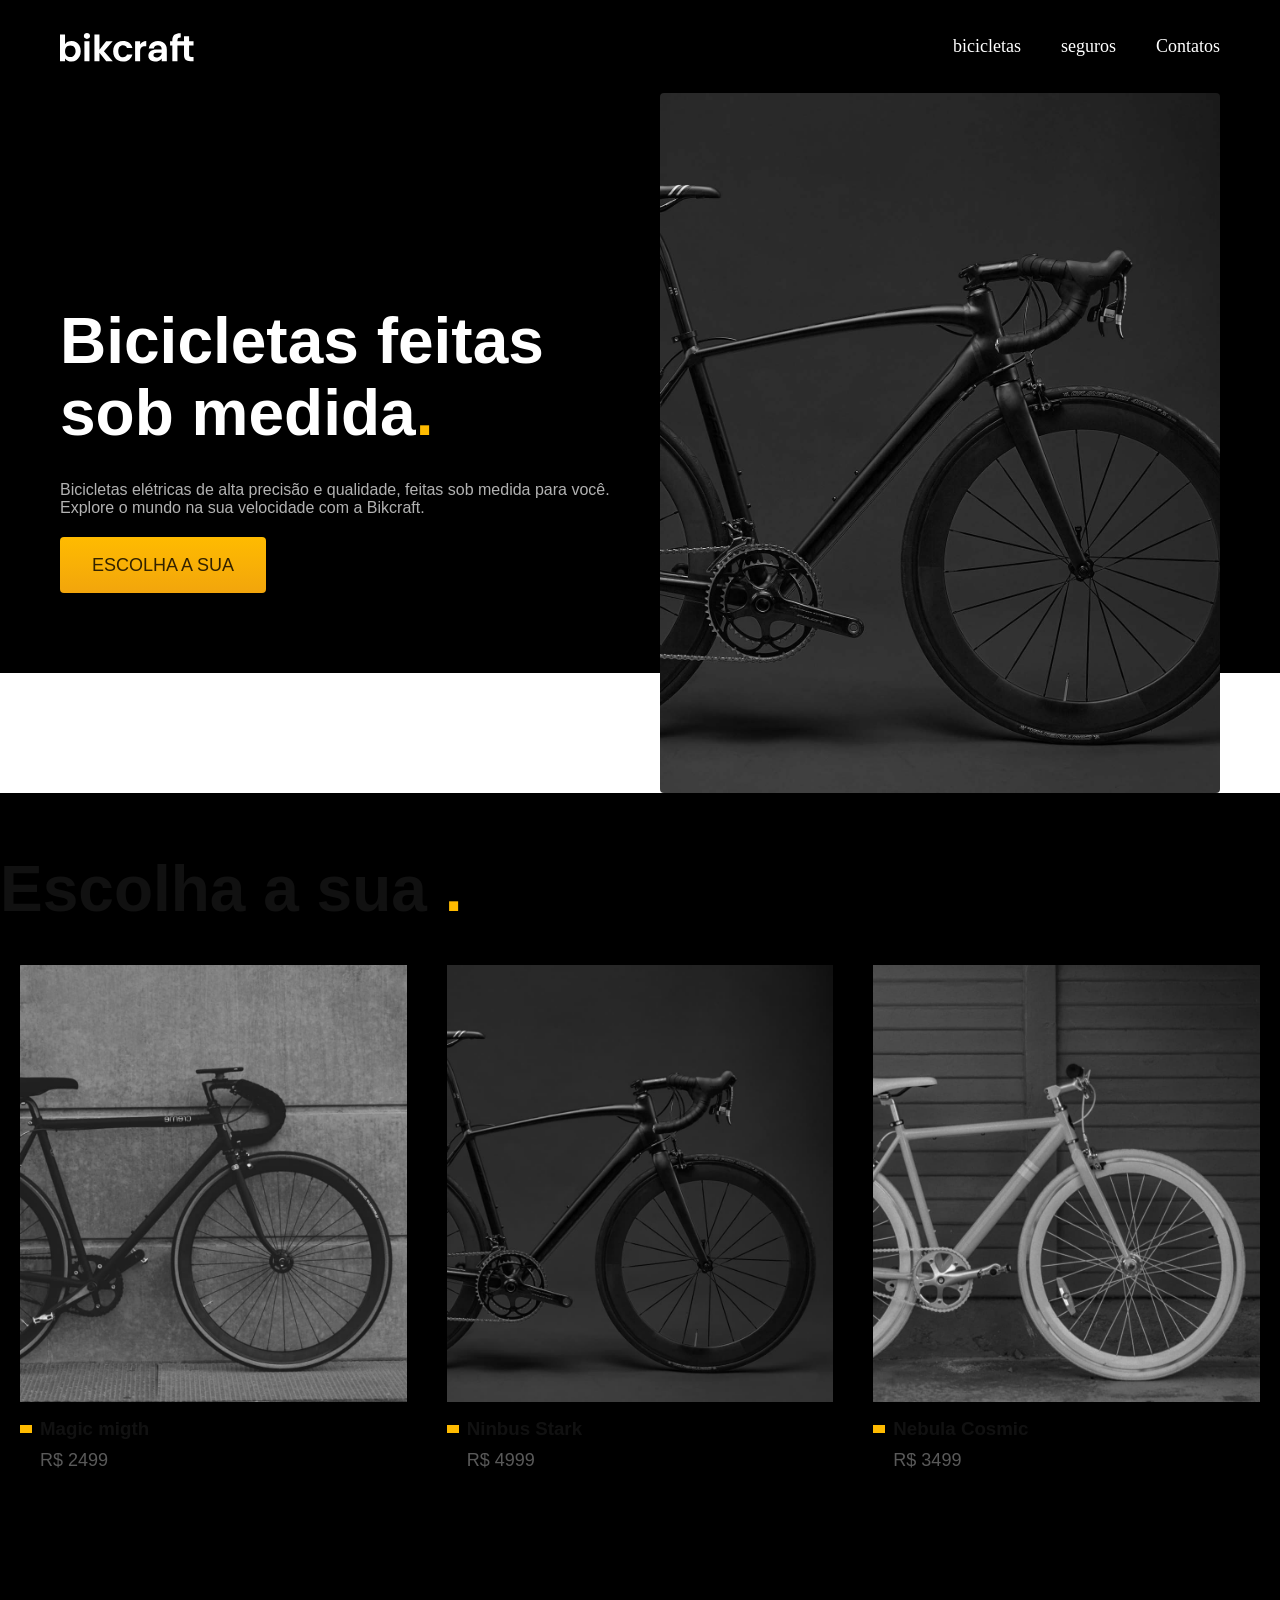
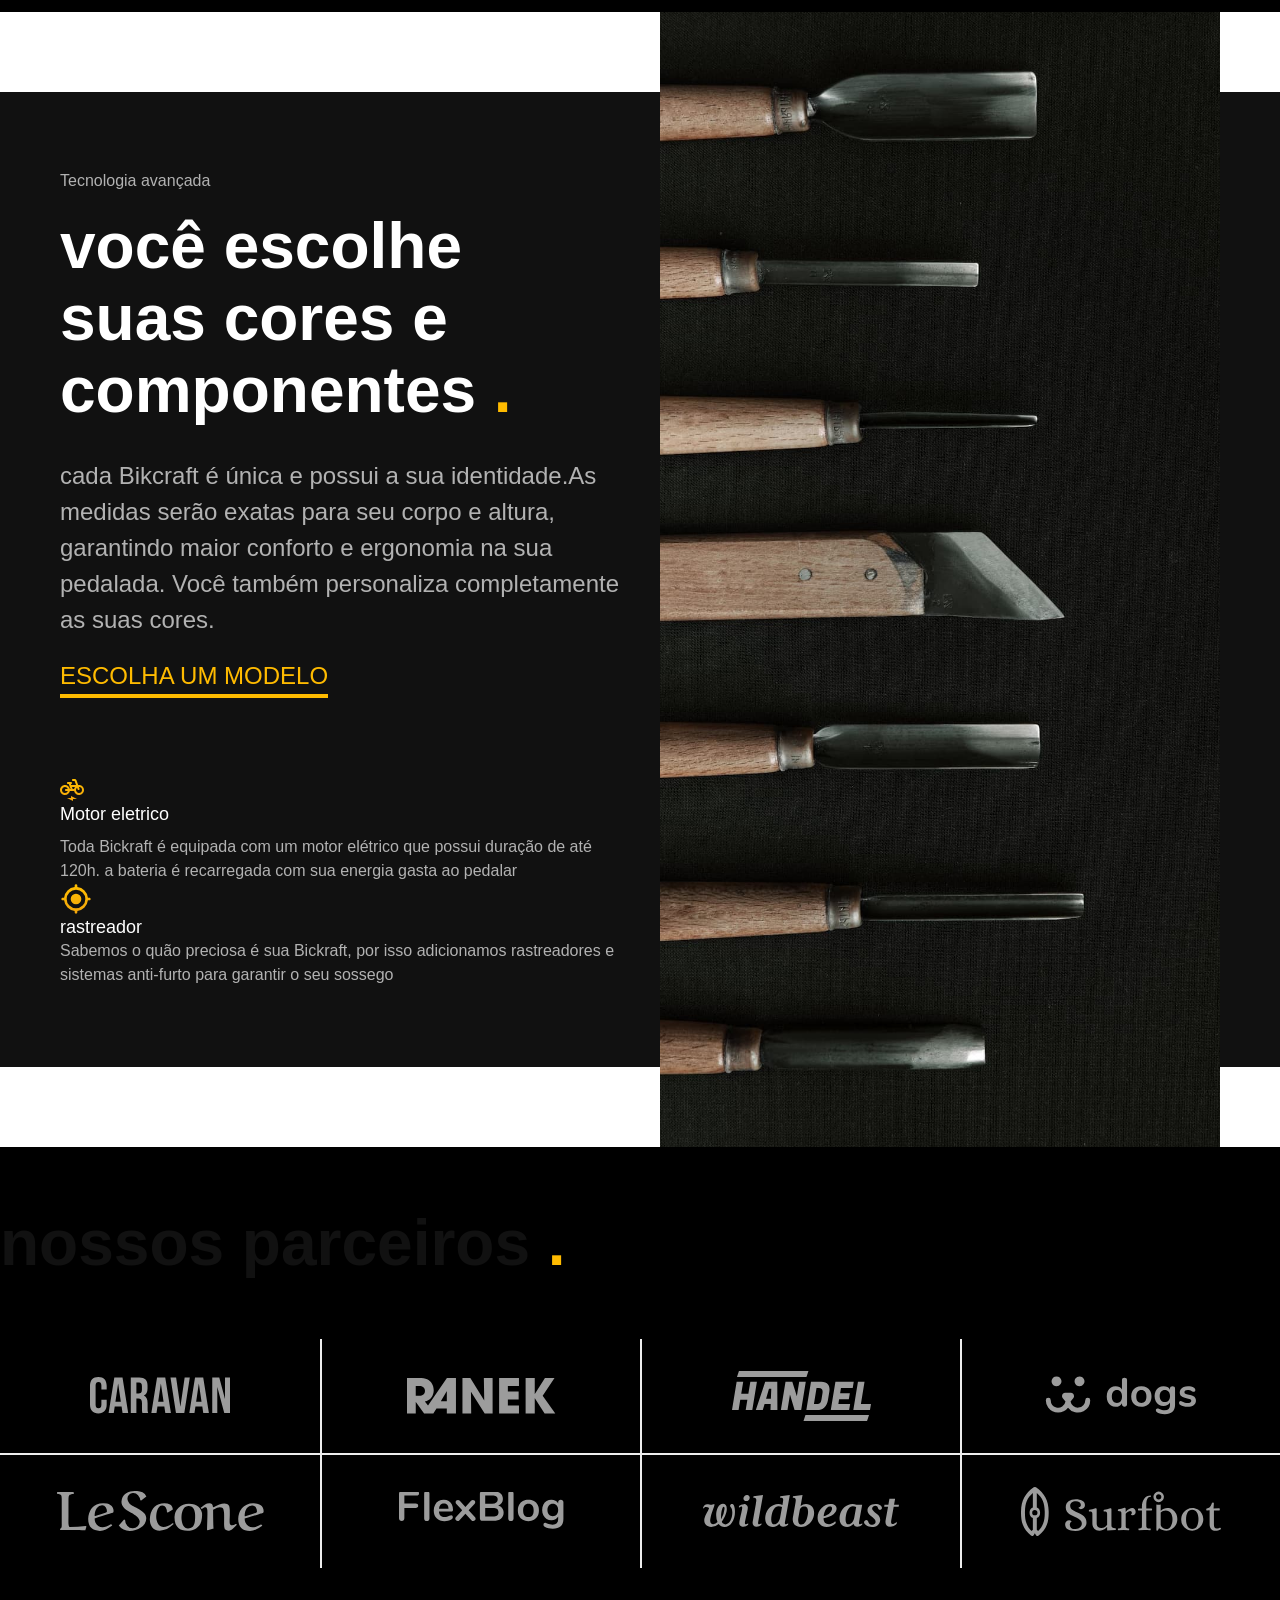
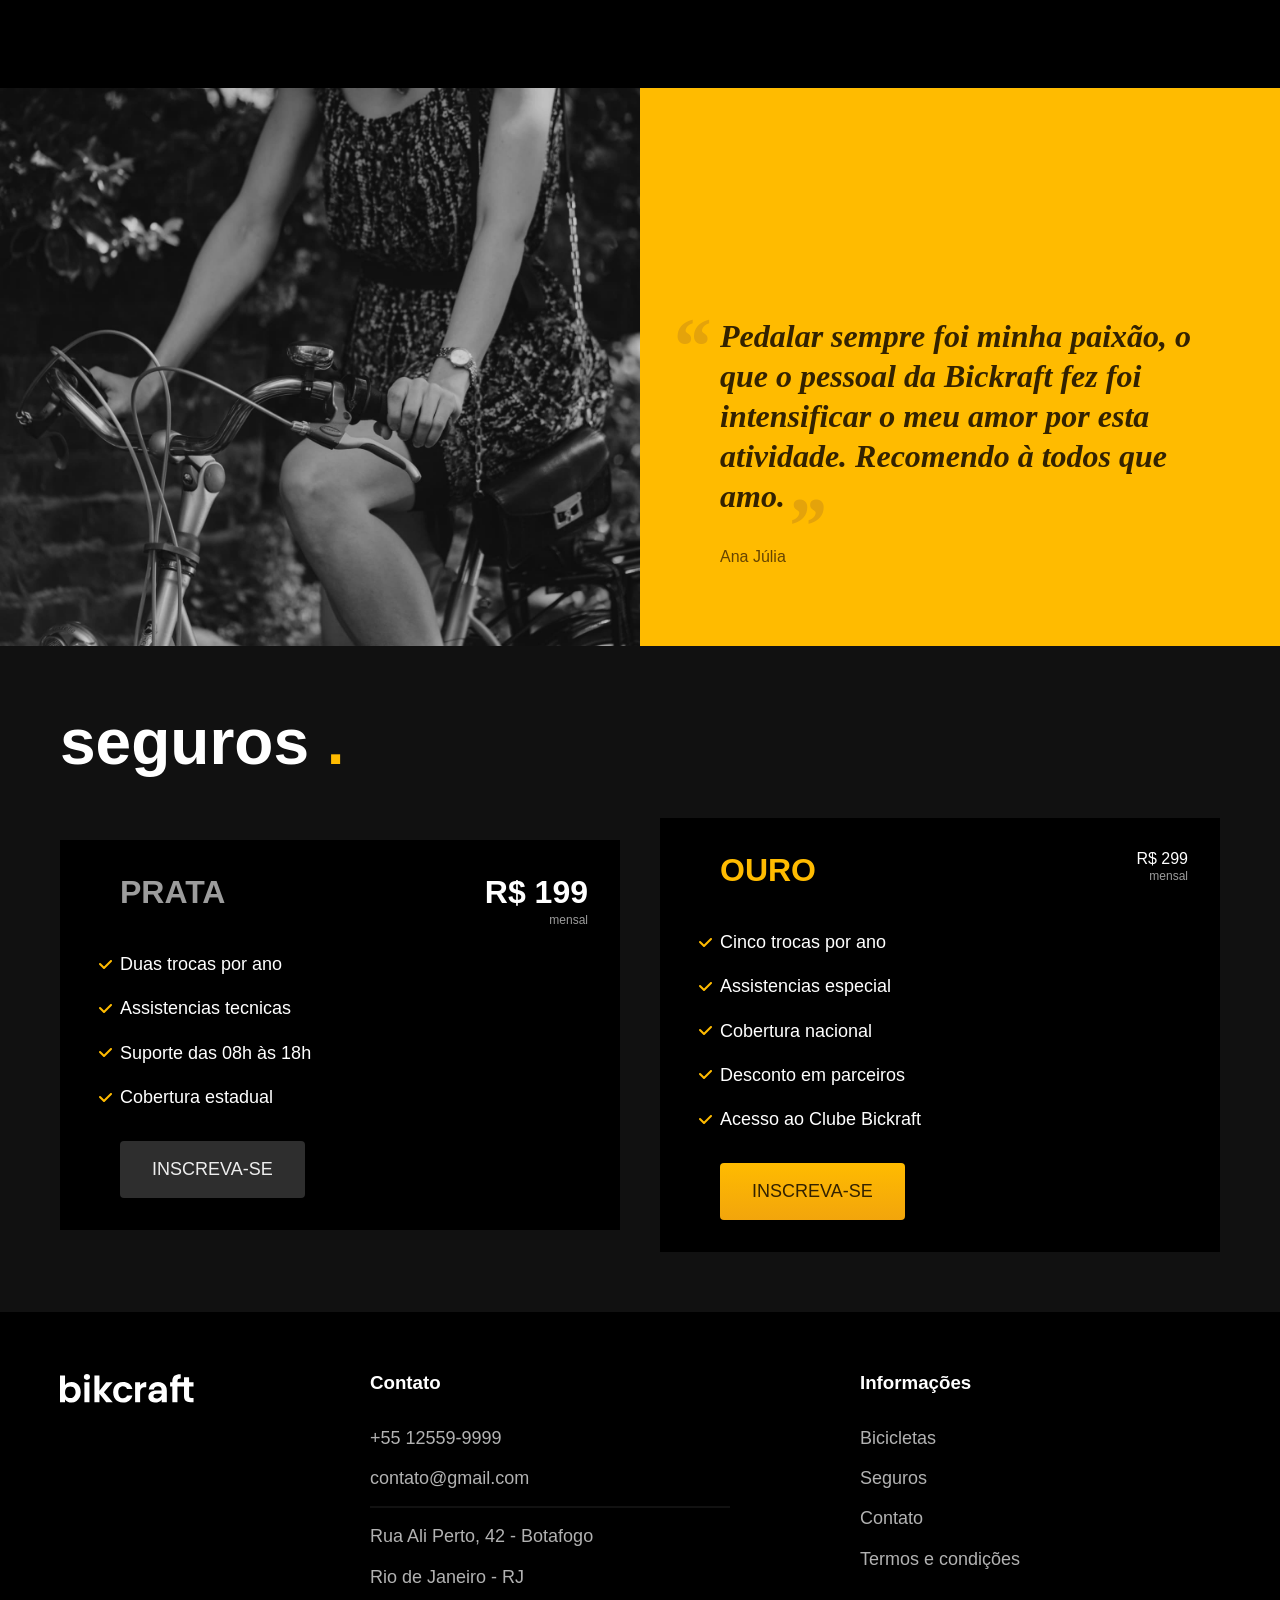
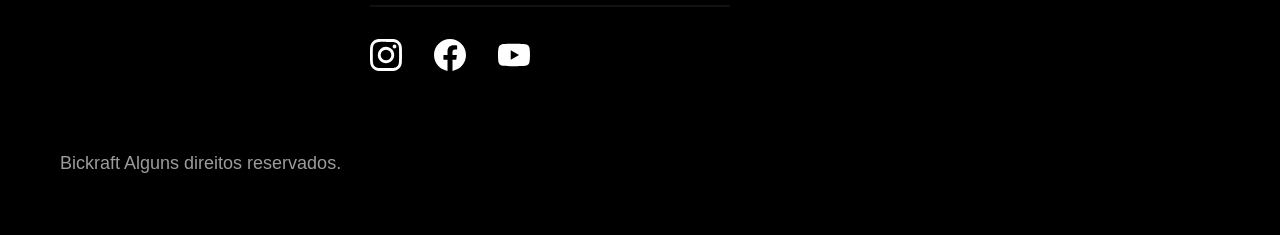
<file: HTML&CSS-Completo/index.html>
<!DOCTYPE html>
<html lang="en">

<head>
  <meta charset="UTF-8">
  <meta http-equiv="X-UA-Compatible" content="IE=edge">
  <meta name="viewport" content="width=device-width, initial-scale=1.0">


  <link rel="stylesheet" href="./Css/style.css">

  <!-- <link rel="preconnect" href="https://fonts.googleapis.com">
  <link rel="preconnect" href="https://fonts.gstatic.com" crossorigin>
  <link href="https://fonts.googleapis.com/css2?family=Poppins:wght@400;600&family=Roboto:wght@400;500&display=swap" rel="stylesheet">
  <link rel="preconnect" href="https://fonts.googleapis.com">
  <link rel="preconnect" href="https://fonts.gstatic.com" crossorigin>
  <link href="https://fonts.googleapis.com/css2?family=Merriweather:ital,wght@1,900&family=Poppins:wght@400;600&family=Roboto:wght@400;500&display=swap" rel="stylesheet"> -->

  <title>Bickraft</title>

</head>

<body>
  <header class="header-bg">
    <div class="header container">
      <a href="./">
        <img src="./img/bikcraft.svg" alt="Bickraft">
      </a>
      <nav aria-label="primaria">
        <ul class="header-menu cor-0">
          <li><a href="./bicicletas.html">bicicletas</a></li>
          <li><a href="./seguros.html">seguros</a></li>
          <li><a href="./contato.html">Contatos</a></li>
        </ul>
      </nav>
    </div>
  </header>

  <main class="introducao-bg">
    <div class="introducao conatainer">
      <div class="introducao-conteudo">
        <h1 class="font-1-xxl cor-0">Bicicletas feitas sob medida<span class="cor-p1">.</span></h1>
        <p class="texto-medio cor-5">Bicicletas elétricas de alta precisão e qualidade, feitas sob medida para você. Explore o mundo na sua velocidade com a Bikcraft.</p>
        <a class="botao" href="./bicicletas.html"> Escolha a sua</a>
      </div>
      <div>
        <img src="./img/fotos/introducao.jpg" alt="bicicleta elétrica preta.">
      </div>
    </div>
  </main>


  <article class="bicicletas-lista">
    <h2 class="cantainer font-1-xxl ">Escolha a sua <span class="cor-p1">.</span></h2>

    <ul>
      <li>
        <a href="./bicicletas/magic.html">
          <img src="./img/bicicletas/magic-home.jpg" alt="bicicleta preta">
          <h3 class="font-1--xl">Magic migth</h3>
          <span class="font-2-m cor-8">R$ 2499</span>
        </a>
      </li>
      <li>
        <a href="./bicicletas/nimbus.html">
          <img src="./img/bicicletas/nimbus-home.jpg" alt="bicicleta preta">
          <h3 class="font-1--xl">Ninbus Stark</h3>
          <span class="font-2-m cor-8">R$ 4999</span>
        </a>
      </li>
      <li>
        <a href="./bicicletas/nebula.html">
          <img src="./img/bicicletas/nebula-home.jpg" alt="bicicleta preta">
          <h3 class="font-1--xl">Nebula Cosmic</h3>
          <span class="font-2-m cor-8">R$ 3499</span>
        </a>
      </li>
    </ul>
  </article>

  <article class="tecnologia-bg">
    <div class="tecnologia container">
      <div class="tecnologia-conteudo">
        <span class="font-2-1-b cor-5">Tecnologia avançada</span>
        <h2 class="font-1-xxl cor-0">você escolhe suas cores e componentes <span class="cor-p1">.</span></h2>
        <p class="font-2-l cor-5">cada Bikcraft é única e possui a sua identidade.As medidas serão exatas para seu corpo e altura, garantindo maior conforto e ergonomia na sua pedalada. Você também personaliza completamente as suas cores.</p>
        <a class="link" href="./biciletas.html">Escolha um modelo</a>
        <div class="tecnologia-vantagens">
          <div>
            <img src="./img/icones/eletrica.svg" alt="">
            <h3 class="font-1-m cor-0">Motor eletrico</h3>
            <p class="font-2-s cor-5">Toda Bickraft é equipada com um motor elétrico que possui duração de até 120h. a bateria é recarregada com sua energia gasta ao pedalar</p>
          </div>
        </div>
        <div>
          <img src="./img/icones/rastreador.svg" alt="">
          <h3 class="font-1-m cor-0">rastreador</h3>
          <p class="font-2-s cor-5">Sabemos o quão preciosa é sua Bickraft, por isso adicionamos rastreadores e sistemas anti-furto para garantir o seu sossego</p>
        </div>

      </div>
      <div class="tecnologia-imagem">
        <img src="./img/fotos/tecnologia.jpg" alt="">
      </div>
    </div>
  </article>
  <section class="parceiros" aria-label="Nossos Parceiros">
    <h2 class="cantainer font-1-xxl ">nossos parceiros <span class="cor-p1">.</span></h2>
    <ul>
      <li><img src="./img/parceiros/caravan.svg" alt=""></li>
      <li><img src="./img/parceiros/ranek.svg" alt=""></li>
      <li><img src="./img/parceiros/handel.svg" alt=""></li>
      <li><img src="./img/parceiros/dogs.svg" alt=""></li>
      <li><img src="./img/parceiros/lescone.svg" alt=""></li>
      <li><img src="./img/parceiros/flexblog.svg" alt=""></li>
      <li><img src="./img/parceiros/wildbeast.svg" alt=""></li>
      <li><img src="./img/parceiros/surfbot.svg" alt=""></li>
    </ul>
  </section>
  <section class="depoimento" aria-label="Depoimento">
    <div>
      <img src="./img/fotos/depoimento.jpg" alt="Pessoa pedalando uma bicicleta Bickraft">
    </div>
    <div class="depoimento-conteudo">
      <blockquote class="font-1-xl cor-p5">
        <p>Pedalar sempre foi minha paixão, o que o pessoal da Bickraft fez foi intensificar o meu amor por esta atividade. Recomendo à todos que amo.</p>
      </blockquote>
      <span class="font-1-m=b cor-p4">Ana Júlia</span>

    </div>
  </section>

  <article class="seguro-bg">
    <div class="seguro container">
      <h2 class="font-1-xxl cor-0">seguros <span class="cor-p1">.</span></h2>
      <div class="seguros-item">
        <h3 class="font-1-xl  cor-6"> PRATA</h3>
        <span class="font-1-xl cor-0">R$ 199<span class="font-1-xs cor-6">mensal</span></span>
        <ul class="font-2-m cor-0">
          <li>Duas trocas por ano</li>
          <li>Assistencias tecnicas</li>
          <li>Suporte das 08h às 18h</li>
          <li>Cobertura estadual</li>
        </ul>
        <a class="botao secundario" href="./orcamento.html">Inscreva-se</a>
      </div>
      <div class="seguros-item">
        <h3 class="font-1-xl  cor-p1"> OURO</h3>
        <span class="font-1--xl cor-0">R$ 299<span class="font-1-xs cor-6">mensal</span></span>
        <ul class="font-2-m cor-0">
          <li>Cinco trocas por ano</li>
          <li>Assistencias especial</li>
          <li>Cobertura nacional</li>
          <li>Desconto em parceiros</li>
          <li> Acesso ao Clube Bickraft</li>
        </ul>
        <a class="botao" href="./orcamento.html">Inscreva-se</a>
      </div>
    </div>
  </article>

  <footer class="footer-bg">
    <div class="footer container">
      <img src="./img/bikcraft.svg" alt="Bickraft">
      <div class="footer-contato">
        <h3 class="font-2-1-b cor-0">Contato</h3>
        <ul class="font-2-m cor-5">
          <li><a href="tel:+55125599999">+55 12559-9999</a></li>
          <li><a href="mailto:contato@gmail.com">contato@gmail.com</a></li>
          <li>Rua Ali Perto, 42 - Botafogo</li>
          <li>Rio de Janeiro - RJ</li>
        </ul>
        <div class="footer-redes">
          <a href="./">
            <img src="./img/redes/instagram.svg" alt="">
          </a>
          <a href="./">
            <img src="./img/redes/facebook.svg" alt="facebook">
          </a>
          <a href="./">
            <img src="./img/redes/youtube.svg" alt="youtube">
          </a>
        </div>
      </div>
      <div class="footer-informacoes">
        <h3 class="font-2-1-b cor-0">Informações</h3>
        <nav>
          <ul class="font-1-m cor-5">
            <li><a href="./bicicletas.html"></a>Bicicletas</li>
            <li><a href="./seguros.html"></a>Seguros</li>
            <li><a href="./contato.html"></a>Contato</li>
            <li><a href="termos.html"></a>Termos e condições</li>
          </ul>
        </nav>
      </div>
      <p class="footer-copy font-2-m cor-6">Bickraft Alguns direitos reservados.</p>
    </div>
  </footer>
</body>

</html>
</file>
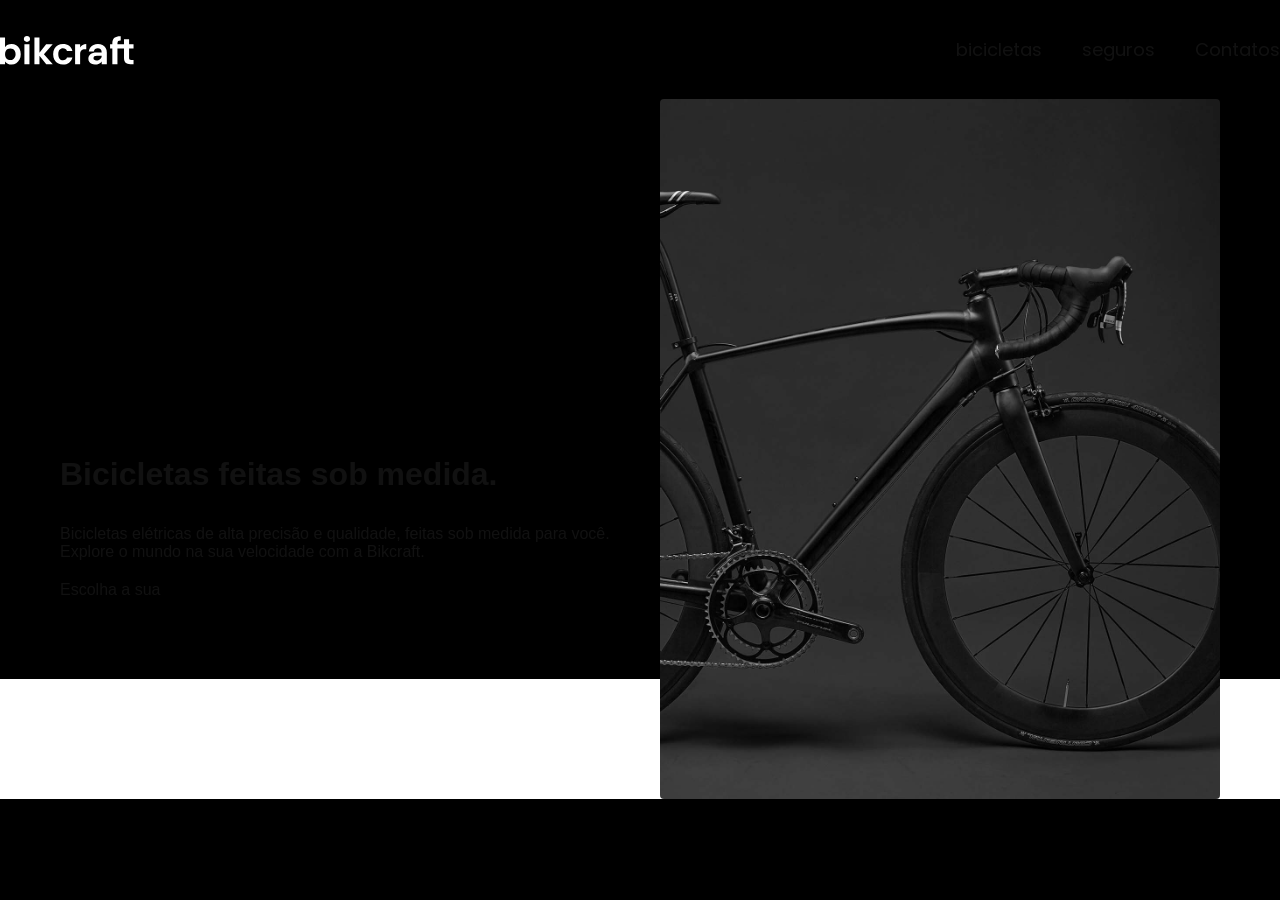
<file: HTML&CSS-Completo/Html/index.html>
<!DOCTYPE html>
<html lang="en">

<head>
  <meta charset="UTF-8">
  <meta http-equiv="X-UA-Compatible" content="IE=edge">
  <meta name="viewport" content="width=device-width, initial-scale=1.0">


  <link rel="stylesheet" href="../Css/style.css">

  <link rel="preconnect" href="https://fonts.googleapis.com">
  <link rel="preconnect" href="https://fonts.gstatic.com" crossorigin>
  <link href="https://fonts.googleapis.com/css2?family=Poppins:wght@400;600&family=Roboto:wght@400;500&display=swap" rel="stylesheet">

  <title>Bickraft</title>

</head>

<body>
  <header class="header-bg">
    <div class="header">
      <a href="./">
        <img src="../img/bikcraft.svg" alt="Bickraft">
      </a>
      <nav aria-label="primaria">
        <ul class="header-menu">
          <li><a href="./bicicletas.html">bicicletas</a></li>
          <li><a href="./seguros.html">seguros</a></li>
          <li><a href="./contato.html">Contatos</a></li>
        </ul>
      </nav>
    </div>
  </header>

  <main class="introducao-bg">
    <div class="introducao">
      <div class="introducao-conteudo">
        <h1>Bicicletas feitas sob medida<span>.</span></h1>
        <p>Bicicletas elétricas de alta precisão e qualidade, feitas sob medida para você. Explore o mundo na sua velocidade com a Bikcraft.</p>
        <a href="./bicicletas.html"> Escolha a sua</a>
      </div>
      <div>
        <img src="../img/fotos/introducao.jpg" alt="bicicleta elétrica preta.">
      </div>
    </div>

  </main>
</body>

</html>
</file>
<file: HTML&CSS-Completo/Css/style.css>
@import "./global/global.css";
@import "./ultilidades/tipografia.css";
@import "./ultilidades/cores.css";


/* header  */
@import "./global/header.css";
@import "./global/footer.css";

/* ultilidade  */
@import "./ultilidades/componentes.css";

/* home */
@import "./home/introducao.css";
@import "./home/tecnologia.css";
@import "./home/parceiros.css";
@import "./home/depoimento.css";

/* bicicletas */
@import "./bicicletas/bicicleta-lista.css";

/* segutos */
@import "./seguros/seguros.css";
</file>
